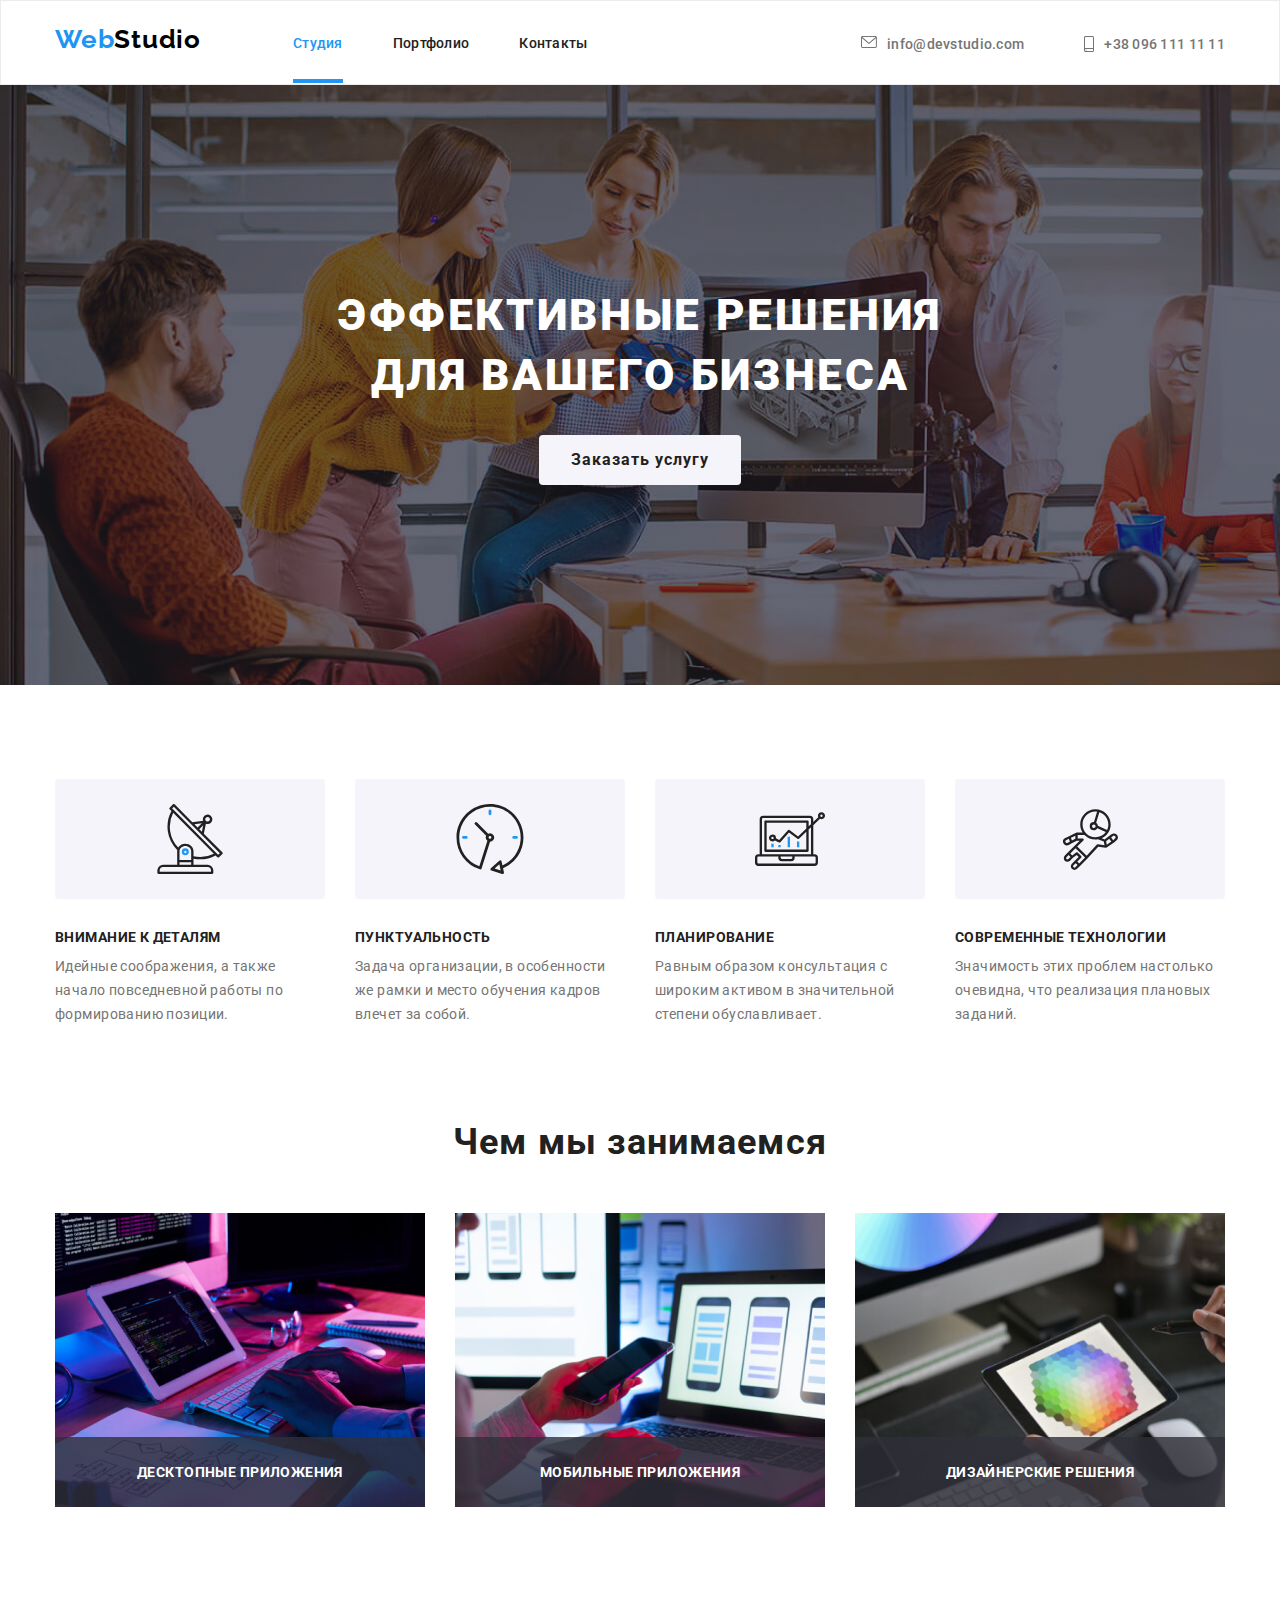
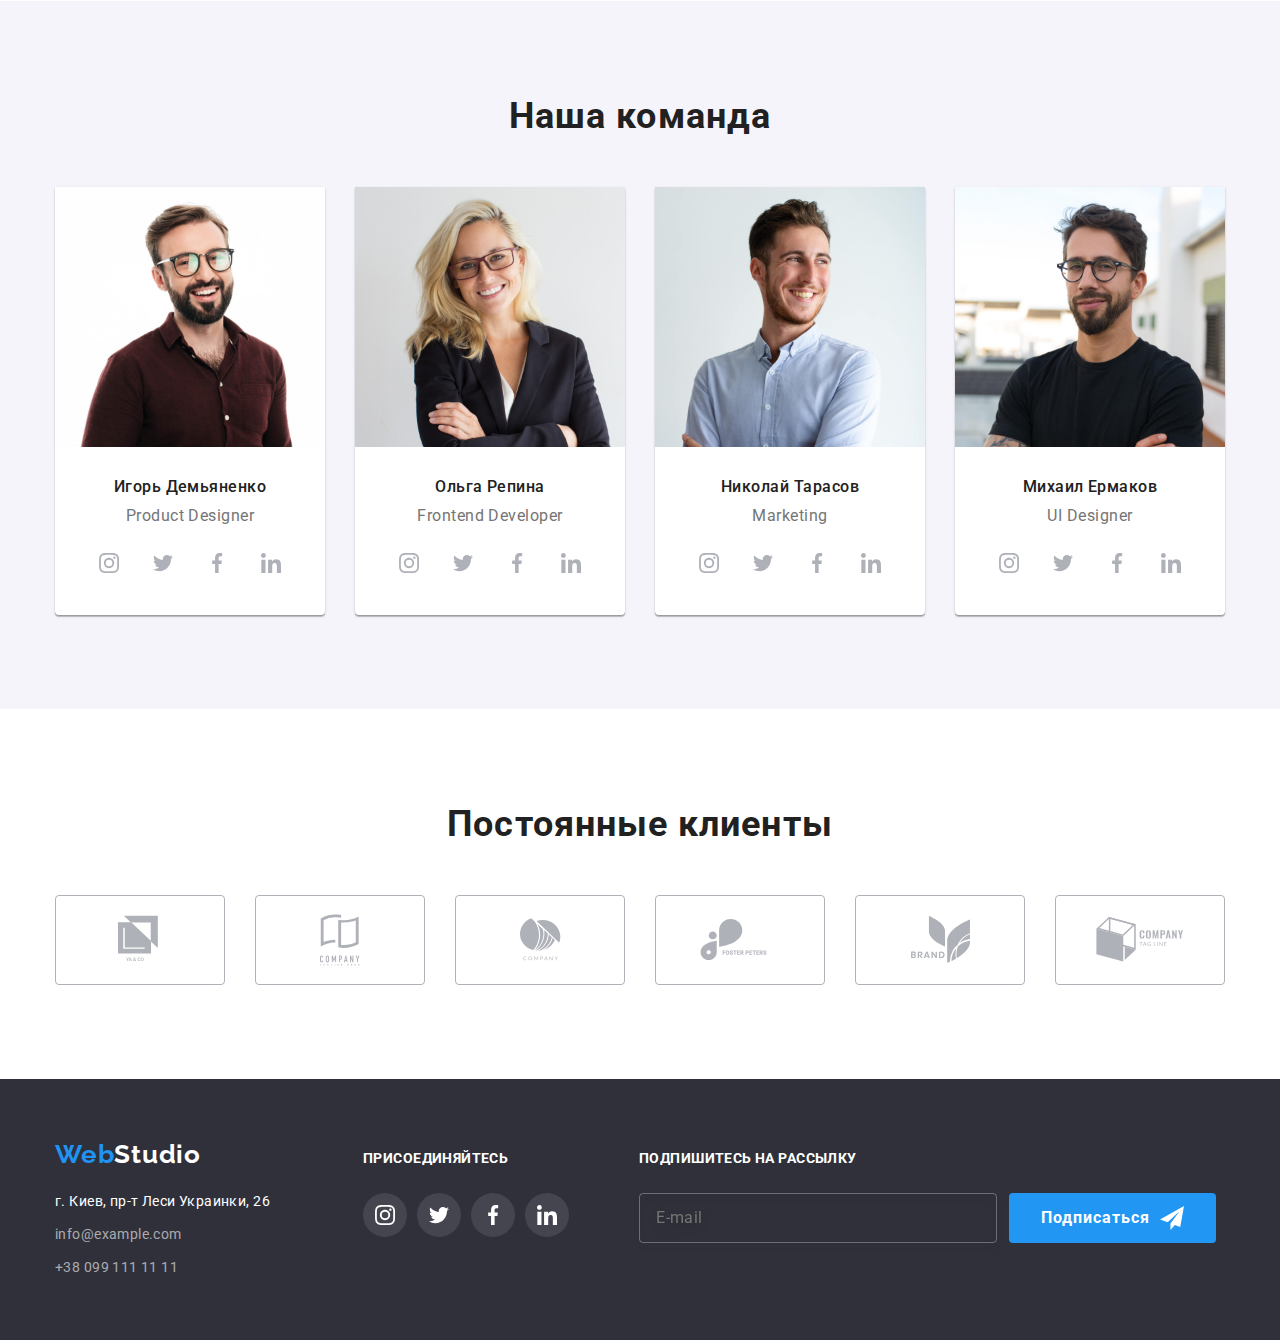
<file: index.html>
<!DOCTYPE html>
<html lang="ru">
  <head>
    <meta charset="UTF-8" />
    <meta name="viewport" content="width=device-width, initial-scale=1.0" />
    <title>Студия</title>
    <link
      rel="stylesheet"
      href="https://cdnjs.cloudflare.com/ajax/libs/modern-normalize/1.0.0/modern-normalize.css"
    />
    <!--<link rel="stylesheet" href="./css/styles.css" />-->
    <link rel="stylesheet" href="./css/main.min.css">
    <link rel="stylesheet" href="./css/portfolio.min.css">
    <link
      href="https://fonts.googleapis.com/css2?family=Raleway:wght@700&family=Roboto:wght@400;500;700;900&display=swap"
      rel="stylesheet"
    />
  </head>
  <body>
    <!--Heared of page with navigation-->
    <!--<div class="overal-container">-->
    <header class="header header-subfeature">
      <div class="overal-container">
        <!--<div class="header-container"> -->
        <div class="aligning">
          <nav class="navigation">
            <a class="logo link" href="./index.html" aria-label="Логотип веб-студии">
              <span lang="en" class="logo-dark"><span class="logo-web">Web</span>Studio</span>
            </a>
    
            <ul class="navigation-list list">
              <li class="navigation-list-element studio">
                <a class="navigation-list-link link active-page-link" href="./index.html">Студия</a>
              </li>
              <li class="navigation-list-element">
                <a class="navigation-list-link link" href="./portfolio.html">Портфолио</a>
              </li>
              <li class="navigation-list-element">
                <a class="navigation-list-link link" href="">Контакты</a>
              </li>
            </ul>
          </nav>
          <address class="address">
            <ul class="address-list list">
              <li class="address-list-element">                
                <a class="address-list-link link" href="mailto:info@devstudio.com">
                  <svg class="adresses-env-svg">
                    <use href="./images/sprite.svg#icon-envelope"></use>
                  </svg>
                  <span class="address-link-data">info@devstudio.com</span>
                </a>
              </li>
              <li class="address-list-element">               
                <a class="address-list-link link" href="tel:+380961111111">
                  <svg class="adresses-phone-svg">
                    <use href="./images/sprite.svg#icon-smartphone"></use>
                  </svg>
                  <span class="address-link-data">+38 096 111 11 11</span>
                </a>
              </li>
            </ul>
          </address>
          <!-- </div>-->
        </div>
      </div>
    </header>
    <!--Main content of page-->
    <main>
      <!--Hero section-->
      <section class="hero">
        <div class="overal-container">
          <div class="hero-section">
            <h1 class="hero-section-header">
              Эффективные решения для вашего бизнеса
            </h1>
            <button class="hero-button" type="button" data-modal-open>Заказать услугу</button>
          </div>
        </div>
      </section>
      <!--Advantages section-->
      <section class="advantages-section">
        <div class="overal-container">
          <h2 class="visually-hidden">Наши преимущества</h2>
          <ul class="advantages-list list">
            <li class="advantages-list-element">
              <h3 class="advantages-list-header">Внимание к деталям</h3>
              <p class="advantages-list-description">
                Идейные соображения, а также начало повседневной работы по
                формированию позиции.
              </p>
            </li>
            <li class="advantages-list-element">
              <h3 class="advantages-list-header">Пунктуальность</h3>
              <p class="advantages-list-description">
                Задача организации, в особенности же рамки и место обучения
                кадров влечет за собой.
              </p>
            </li>
            <li class="advantages-list-element">
              <h3 class="advantages-list-header">Планирование</h3>
              <p class="advantages-list-description">
                Равным образом консультация с широким активом в значительной
                степени обуславливает.
              </p>
            </li>
            <li class="advantages-list-element">
              <h3 class="advantages-list-header">Современные технологии</h3>
              <p class="advantages-list-description">
                Значимость этих проблем настолько очевидна, что реализация
                плановых заданий.
              </p>
            </li>
          </ul>
        </div>
      </section>
      <!--List of services section-->
      <section class="services-section">
        <div class="overal-container">
          <!-- <div class="services-container">-->
          <h2 class="services-header">Чем мы занимаемся</h2>
          <ul class="services-list list">
            <li class="services-list-element">
              <img
                class="services-list-img"
                src="./images/box1.jpg"
                alt="пишем код"
                width="370"
                height="294"
              />

              <div class="services-label">
                <div class="services-label-text">Десктопные приложения</div>
              </div>

            </li>
            <li class="services-list-element">
              <img
                class="services-list-img"
                src="./images/box2.jpg"
                alt="адаптиуем под различные устройства"
                width="370"
                height="294"
              />

              <div class="services-label">
                <div class="services-label-text">Мобильные приложения</div>
              </div>
            </li>
            <li class="services-list-element">
              <img
                class="services-list-img"
                src="./images/box3.jpg"
                alt="кастомизируем продукт под ваши нужды"
                width="370"
                height="294"
              />
              <div class="services-label">
                <div class="services-label-text">Дизайнерские решения</div>
              </div>
            </li>
          </ul>
          <!-- </div> -->
        </div>
      </section>
      <!--Our team-->
      <section class="team-section">
        <div class="overal-container">
          <!-- <div class="team-container">-->
          <h2 class="team-header">Наша команда</h2>
          <ul class="team-list list">
            <li class="team-list-element">
              <img
                class="team-list-img"
                src="./images/igor.jpg"
                alt="Игорь Демьяненко"
                width="270"
                height="260"
              />
              <div class="team-card-info">
                <h3 class="team-list-header">Игорь Демьяненко</h3>
                <p lang="en" class="team-list-profession">Product Designer</p>
                <ul class="team-social-links list">
                  <li class="social-link-element">
                    <a class="social-link" href="">
                      <svg class="social-link-svg">
                        <use href="./images/sprite.svg#icon-instagram"></use>
                      </svg>
                    </a>
                  </li>
                  <li class="social-link-element">
                    <a class="social-link" href="">
                      <svg class="social-link-svg">
                        <use href="./images/sprite.svg#icon-twitter"></use>
                      </svg>
                    </a>
                  </li>
                  <li class="social-link-element">
                    <a class="social-link" href="">
                      <svg class="social-link-svg">
                        <use href="./images/sprite.svg#icon-facebook"></use>
                      </svg>
                    </a>
                  </li>
                  <li class="social-link-element">
                    <a class="social-link" href="">
                      <svg class="social-link-svg">
                        <use href="./images/sprite.svg#icon-linkedin"></use>
                      </svg>
                    </a>
                  </li>
                </ul>
              </div>
            </li>
            <li class="team-list-element">
              <img
                class="team-list-img"
                src="./images/olga.jpg"
                alt="Ольга Репина"
                width="270"
                height="260"
              />
              <div class="team-card-info">
                <h3 class="team-list-header">Ольга Репина</h3>
                <p lang="en" class="team-list-profession">Frontend Developer</p>
                <ul class="team-social-links list">
                  <li class="social-link-element">
                    <a class="social-link" href="">
                      <svg class="social-link-svg">
                        <use href="./images/sprite.svg#icon-instagram"></use>
                      </svg>
                    </a>
                  </li>
                  <li class="social-link-element">
                    <a class="social-link" href="">
                      <svg class="social-link-svg">
                        <use href="./images/sprite.svg#icon-twitter"></use>
                      </svg>
                    </a>
                  </li>
                  <li class="social-link-element">
                    <a class="social-link" href="">
                      <svg class="social-link-svg">
                        <use href="./images/sprite.svg#icon-facebook"></use>
                      </svg>
                    </a>
                  </li>
                  <li class="social-link-element">
                    <a class="social-link" href="">
                      <svg class="social-link-svg">
                        <use href="./images/sprite.svg#icon-linkedin"></use>
                      </svg>
                    </a>
                  </li>
                </ul>
              </div>
            </li>
            <li class="team-list-element">
              <img
                class="team-list-img"
                src="./images/nickolay.jpg"
                alt="Николай Тарасов"
                width="270"
                height="260"
              />
              <div class="team-card-info">
                <h3 class="team-list-header">Николай Тарасов</h3>
                <p lang="en" class="team-list-profession">Marketing</p>
                <ul class="team-social-links list">
                  <li class="social-link-element">
                    <a class="social-link" href="">
                      <svg class="social-link-svg">
                        <use href="./images/sprite.svg#icon-instagram"></use>
                      </svg>
                    </a>
                  </li>
                  <li class="social-link-element">
                    <a class="social-link" href="">
                      <svg class="social-link-svg">
                        <use href="./images/sprite.svg#icon-twitter"></use>
                      </svg>
                    </a>
                  </li>
                  <li class="social-link-element">
                    <a class="social-link" href="">
                      <svg class="social-link-svg">
                        <use href="./images/sprite.svg#icon-facebook"></use>
                      </svg>
                    </a>
                  </li>
                  <li class="social-link-element">
                    <a class="social-link" href="">
                      <svg class="social-link-svg">
                        <use href="./images/sprite.svg#icon-linkedin"></use>
                      </svg>
                    </a>
                  </li>
                </ul>
              </div>
            </li>
            <li class="team-list-element">
              <img
                class="team-list-img"
                src="./images/michail.jpg"
                alt="Михаил Ермаков"
                width="270"
                height="260"
              />
              <div class="team-card-info">
                <h3 class="team-list-header">Михаил Ермаков</h3>
                <p lang="en" class="team-list-profession">UI Designer</p>
                <ul class="team-social-links list">
                  <li class="social-link-element">
                    <a class="social-link" href="">
                      <svg class="social-link-svg">
                        <use href="./images/sprite.svg#icon-instagram"></use>
                      </svg>
                    </a>
                  </li>
                  <li class="social-link-element">
                    <a class="social-link" href="">
                      <svg class="social-link-svg">
                        <use href="./images/sprite.svg#icon-twitter"></use>
                      </svg>
                    </a>
                  </li>
                  <li class="social-link-element">
                    <a class="social-link" href="">
                      <svg class="social-link-svg">
                        <use href="./images/sprite.svg#icon-facebook"></use>
                      </svg>
                    </a>
                  </li>
                  <li class="social-link-element">
                    <a class="social-link" href="">
                      <svg class="social-link-svg">
                        <use href="./images/sprite.svg#icon-linkedin"></use>
                      </svg>
                    </a>
                  </li>
                </ul>
              </div>
            </li>
          </ul>
          <!-- </div>-->
        </div>
      </section>

      <!--Our customers-->
      <section class="customers-section">
        <div class="overal-container">
          <h2 class="team-header">Постоянные клиенты</h2>
          <ul class="customers-list list">
            <li class="customers-list-element">
              <a class="customer-link" href="">
                <svg class="social-class-svg customer-link-size1">
                  <use href="./images/sprite.svg#icon-logo1"></use>
                </svg>
              </a>
            </li>
            <li class="customers-list-element">
              <a class="customer-link" href="">
                <svg class="social-class-svg customer-link-size2">
                  <use href="./images/sprite.svg#icon-logo2"></use>
                </svg>
              </a>
            </li>
            <li class="customers-list-element">
              <a class="customer-link" href="">
                <svg class="social-class-svg customer-link-size3">
                  <use href="./images/sprite.svg#icon-logo3"></use>
                </svg>
              </a>
            </li>
            <li class="customers-list-element">
              <a class="customer-link" href="">
                <svg class="social-class-svg customer-link-size4">
                  <use href="./images/sprite.svg#icon-logo4"></use>
                </svg>
              </a>
            </li>
            <li class="customers-list-element">
              <a class="customer-link" href="">
                <svg class="social-class-svg customer-link-size5">
                  <use href="./images/sprite.svg#icon-logo5"></use>
                </svg>
              </a>
            </li>
            <li class="customers-list-element">
              <a class="customer-link" href="">
                <svg class="social-class-svg customer-link-size6">
                  <use href="./images/sprite.svg#icon-logo6"></use>
                </svg>
              </a>
            </li>
          </ul>
        </div>
      </section>
    </main>
    <!--Footer of page-->
    <!--Footer of page-->
    <footer class="footer">
      <div class="overal-container">
        <div class="footer-container">
          <div class="footer-adresses-column">
            <a
              class="logo link"
              href="./index.html"
              aria-label="Логотип веб-студии"
            >
              <span lang="en" class="logo-light"
                ><span class="logo-web">Web</span>Studio</span
              >
            </a>
            <address class="footer-address">
              <ul class="footer-address-list list">
                <li class="footer-address-element">
                  <a
                    class="footer-address-link footer-address-geo link"
                    href="https://goo.gl/maps/MEUAZSnsSESrG9sy9"
                    target="_blank"
                    >г. Киев, пр-т Леси Украинки, 26</a
                  >
                </li>
                <li class="footer-address-element">
                  <a
                    class="footer-address-link footer-address-nogeo link"
                    href="mailto:info@example.com"
                  >
                    info@example.com
                  </a>
                </li>
                <li class="footer-address-element">
                  <a
                    class="footer-address-link footer-address-nogeo link"
                    href="tel:+380991111111"
                  >
                    +38 099 111 11 11
                  </a>
                </li>
              </ul>
            </address>
          </div>
          <div class="footer-social-container">
            <h3 class="footer-social-header">ПРИСОЕДИНЯЙТЕСЬ</h3>
            <ul class="footer-social-list">
              <li class="footer-social-element">
                <a class="footer-social-link" href="">
                  <svg class="footer-social-svg">
                    <use href="./images/sprite.svg#icon-instagram"></use>
                  </svg>
                </a>
              </li>
              <li class="footer-social-element">
                <a class="footer-social-link" href="">
                  <svg class="footer-social-svg">
                    <use href="./images/sprite.svg#icon-twitter"></use>
                  </svg>
                </a>
              </li>
              <li class="footer-social-element">
                <a class="footer-social-link" href="">
                  <svg class="footer-social-svg">
                    <use href="./images/sprite.svg#icon-facebook"></use>
                  </svg>
                </a>
              </li>
              <li class="footer-social-element">
                <a class="footer-social-link" href="">
                  <svg class="footer-social-svg">
                    <use href="./images/sprite.svg#icon-linkedin"></use>
                  </svg>
                </a>
              </li>
            </ul>
          </div>
          <div class="footer-social-container">
            <h3 class="footer-social-header">Подпишитесь на рассылку</h3>
            <form action="#" class="footer-form">
              <input type="email" name="footer-user-email" placeholder="E-mail"
                class="footer-form-input">
              <button type="submit" class="footer-form-btn">
                <span>Подписаться</span>
                <svg class="footer-button-svg">
                  <use href="./images/sprite.svg#icon-icon-send"></use>
                </svg>
              </button>
            </form>
          </div>
        </div>
      </div>
    </footer>

    <div class="back-drop is-hidden" data-modal>
      <div class="modal-window">
        <button class="close-button" type="button" data-modal-close>
          <svg class="modal-close-svg">
            <use href="./images/sprite.svg#icon-close"></use>
          </svg>
        </button>
        <form action="#" class="modal-form">

          <div class="modal-header">Оставьте свои данные, мы вам перезвоним</div>
        
          <label class="modal-form-field">
            <span class="modal-labels-text">Имя</span>
            <span class="modal-form-field-wrapper">
              <input type="text" name="user-name" class="modal-form-input" >
              <svg width="18" height="18" class="modal-form-svg-icon">
                <use href="./images/sprite.svg#icon-person"></use>
              </svg>
            </span>
          </label>

          <label class="modal-form-field">
            <span class="modal-labels-text">Телефон</span>
            <span class="modal-form-field-wrapper">
              <input type="tel" name="user-phone" class="modal-form-input" pattern="[0-9]{3}-[0-9]{3}-[0-9]{2}-[0-9]{2}">
              <svg width="18" height="18" class="modal-form-svg-icon">
                <use href="./images/sprite.svg#icon-phone-modal"></use>
              </svg>
            </span>
          </label>

          <label class="modal-form-field">
            <span class="modal-labels-text">Почта</span>
            <span class="modal-form-field-wrapper">
              <input type="email" name="user-email" class="modal-form-input" >
              <svg width="18" height="18" class="modal-form-svg-icon">
                <use href="./images/sprite.svg#icon-email-modal"></use>
              </svg>
            </span>
          </label>
        
          <label class="modal-form-field textarea">
            <span class="modal-labels-text">Комментарий</span>
          <textarea name="user-message" placeholder="Введите текст" class="modal-form-message"></textarea>
            </label>

          <input type="checkbox" name="user-policy" value="accept-policy" id="check-policy"
            class="modal-form-policy visually-hidden">
          <label for="check-policy" class="modal-form-policy-label">
            <span class="modal-checkbox-text">Соглашаюсь с рассылкой и принимаю 
              <a href="#">Условия договора</a></span>
          </label>

          <button type="submit" class="modal-form-btn">Отправить</button>
        </form>
      </div>
    </div>
    <!--</div>-->
    <script src="./js/modal.js"></script>
  </body>
</html>
</file>
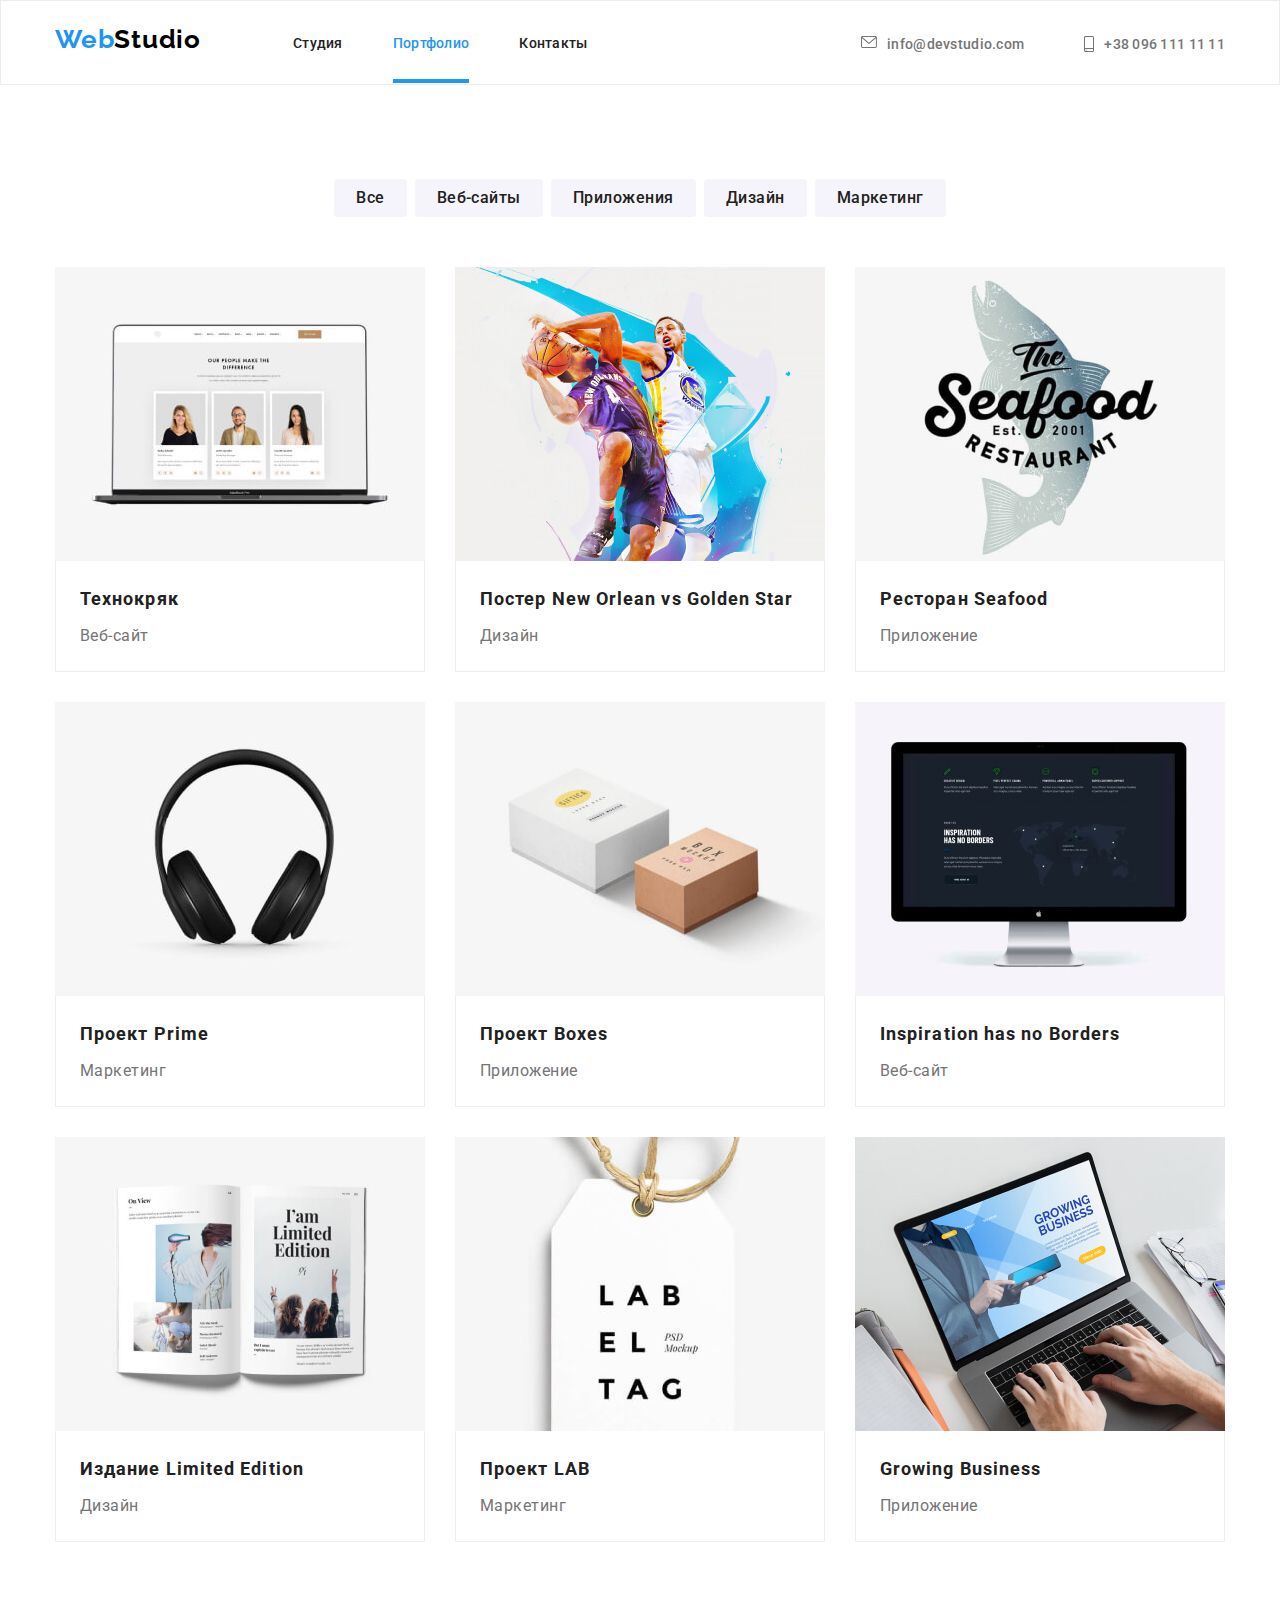
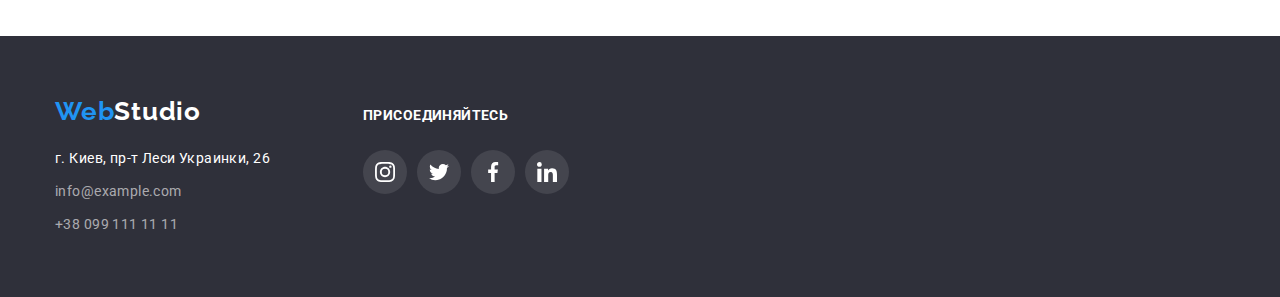
<file: portfolio.html>
<!DOCTYPE html>
<html lang="ru">
  <head>
    <meta charset="UTF-8" />
    <meta name="viewport" content="width=device-width, initial-scale=1.0" />
    <title>Портфолио</title>
    <link 
    rel="stylesheet" 
    href="https://cdnjs.cloudflare.com/ajax/libs/modern-normalize/1.0.0/modern-normalize.css" 
    />
    <link rel="stylesheet" href="./css/styles.css"/>
    <link 
        href="https://fonts.googleapis.com/css2?family=Raleway:wght@700&family=Roboto:wght@400;500;700;900&display=swap"
        rel="stylesheet"
    />
  </head>
    <!--Heared of page with navigation-->
    <header class="header header-subfeature">
        <div class="overal-container">
            <!--<div class="header-container"> -->
         <div class="aligning">
            <nav class="navigation">
                <a class="logo link" href="./index.html" aria-label="Логотип веб-студии">
                    <span lang="en" class="logo-dark"><span class="logo-web">Web</span>Studio</span>
                </a>
    
                <ul class="navigation-list list">
                    <li class="navigation-list-element">
                        <a class="navigation-list-link link" href="./index.html">Студия</a>
                    </li>
                    <li class="navigation-list-element portfolio">
                        <a class="navigation-list-link link active-page-link" href="./portfolio.html">Портфолио</a>
                    </li>
                    <li class="navigation-list-element">
                        <a class="navigation-list-link link" href="">Контакты</a>
                    </li>
                </ul>
            </nav>
            <address class="address">
                <ul class="address-list list">
                    <li class="address-list-element">
                        <a class="address-list-link link" href="mailto:info@devstudio.com">
                            <svg class="adresses-env-svg">
                                <use href="./images/sprite.svg#icon-envelope"></use>
                            </svg>
                            <span class="address-link-data">info@devstudio.com</span>
                        </a>
                    </li>
                    <li class="address-list-element">
                        <a class="address-list-link link" href="tel:+380961111111">
                            <svg class="adresses-phone-svg">
                                <use href="./images/sprite.svg#icon-smartphone"></use>
                            </svg>
                            <span class="address-link-data">+38 096 111 11 11</span>
                        </a>
                    </li>
                </ul>
            </address>
            <!-- </div>-->
            </div>
        </div>
    </header>
    <!--Main content of page-->
    <main>
     <!--List of buttons-->
     <section class="projects-section">
         <div class="overal-container">
            <!-- <div class="projects-container">-->
     <h1 hidden>Портфолио</h1>
     <ul class="project-buttons-list list">
         <li class="project-button-element">
             <button class="project-button" type="button">Все</button>
        </li>
         <li class="project-button-element">
             <button class="project-button" type="button">Веб-сайты</button>
        </li>
         <li class="project-button-element">
             <button class="project-button" type="button">Приложения</button>
        </li>
         <li class="project-button-element">
             <button class="project-button" type="button">Дизайн</button>
        </li>
         <li class="project-button-element">
             <button class="project-button" type="button">Маркетинг</button>
        </li>
     </ul>

     <ul class="projects-list list">
        <li class="projects-list-element">
            <a href="" class="project-list-link link">
             <div class="project-picture-container">
             <img class="projects-list-img" src="./images/project1.jpg" alt="Технокряк" width="370" height="294">
            
            <div class="project-element-overlay">
                <div class="project-overlay-text">Технокряк это современная площадка распространения коронавируса. Компании используют эту платформу для цифрового
                шпионажа и атак на защищённые сервера конкурентов.</div>
            </div>
            </div>
            <div class="project-card-text"><h2 class="projects-list-header">Технокряк</h2>
            <p class="projects-list-description">Веб-сайт</p></div></a>

        </li>
         <li class="projects-list-element">
             <a href="" class="project-list-link link">
            <div class="project-picture-container">
            <img class="projects-list-img" src="./images/project2.jpg" alt="Постер New Orlean vs Golden Star" width="370" height="294">
        
            <div class="project-element-overlay">
                <div class="project-overlay-text">Технокряк это современная площадка распространения коронавируса. Компании
                    используют эту платформу для цифрового
                    шпионажа и атак на защищённые сервера конкурентов.</div>
            </div>
        </div>
            <div class="project-card-text"><h2 class="projects-list-header">Постер <span lang="en">New Orlean vs Golden Star</span></h2>
            <p class="projects-list-description">Дизайн</p></div></a>
        </li>
         <li class="projects-list-element">
             <a href="" class="project-list-link link">
            <div class="project-picture-container">
            <img class="projects-list-img" src="./images/project3.jpg" alt="Ресторан Seafood" width="370" height="294">
            
        <div class="project-element-overlay">
            <div class="project-overlay-text">Технокряк это современная площадка распространения коронавируса. Компании
                используют эту платформу для цифрового
                шпионажа и атак на защищённые сервера конкурентов.</div>
        </div>
        </div>
            <div class="project-card-text"><h2 class="projects-list-header">Ресторан <span lang="en">Seafood</span></h2>
            <p class="projects-list-description">Приложение</p></div></a>
        </li>
         <li class="projects-list-element">
             <a href="" class="project-list-link link">
            <div class="project-picture-container">
            <img class="projects-list-img" src="./images/project4.jpg" alt="Проект Prime" width="370" height="294">
            <div class="project-element-overlay">
                <div class="project-overlay-text">Технокряк это современная площадка распространения коронавируса. Компании
                    используют эту платформу для цифрового
                    шпионажа и атак на защищённые сервера конкурентов.</div>
            </div>
        
        </div>
            <div class="project-card-text"><h2 class="projects-list-header">Проект <span lang="en">Prime</span></h2>
            <p class="projects-list-description">Маркетинг</p></div></a>
        </li>
        <li class="projects-list-element">
            <a href="" class="project-list-link link">
            <div class="project-picture-container">
            <img class="projects-list-img" src="./images/project5.jpg" alt="Проект Boxes" width="370" height="294">
            <div class="project-element-overlay">
                <div class="project-overlay-text">Технокряк это современная площадка распространения коронавируса. Компании
                    используют эту платформу для цифрового
                    шпионажа и атак на защищённые сервера конкурентов.</div>
            </div>
        
        </div>
            <div class="project-card-text"><h2 class="projects-list-header">Проект <span lang="en">Boxes</span></h2>
            <p class="projects-list-description">Приложение</p></div></a>
        </li>
        <li class="projects-list-element">
            <a href="" class="project-list-link link">
            <div class="project-picture-container">
            <img class="projects-list-img" src="./images/project6.jpg" alt="Inspiration has no Borders" width="370" height="294">
            <div class="project-element-overlay">
                <div class="project-overlay-text">Технокряк это современная площадка распространения коронавируса. Компании
                    используют эту платформу для цифрового
                    шпионажа и атак на защищённые сервера конкурентов.</div>
            </div>
        
        </div>
            <div class="project-card-text"><h2 class="projects-list-header" lang="en">Inspiration has no Borders</h2>
            <p class="projects-list-description">Веб-сайт</p></div></a>
        </li>
         <li class="projects-list-element">
             <a href="" class="project-list-link link">
                <div class="project-picture-container">
            <img class="projects-list-img" src="./images/project7.jpg" alt="Издание Limited Edition" width="370" height="294">
            <div class="project-element-overlay">
                <div class="project-overlay-text">Технокряк это современная площадка распространения коронавируса. Компании
                    используют эту платформу для цифрового
                    шпионажа и атак на защищённые сервера конкурентов.</div>
            </div>
        </div>
            <div class="project-card-text"><h2 class="projects-list-header">Издание <span lang="en">Limited Edition</span></h2>
            <p class="projects-list-description">Дизайн</p></div></a>
        </li>
        <li class="projects-list-element">
            <a href="" class="project-list-link link">
            <div class="project-picture-container">
            <img class="projects-list-img" src="./images/project8.jpg" alt="Проект LAB" width="370" height="294">
            <div class="project-element-overlay">
                <div class="project-overlay-text">Технокряк это современная площадка распространения коронавируса. Компании
                    используют эту платформу для цифрового
                    шпионажа и атак на защищённые сервера конкурентов.</div>
            </div>
        </div>
            <div class="project-card-text"><h2 class="projects-list-header">Проект <span lang="en">LAB</span></h2>
            <p class="projects-list-description">Маркетинг</p></div></a>
        </li>
        <li class="projects-list-element">
            <a href="" class="project-list-link link">
            <div class="project-picture-container">
            <img class="projects-list-img" src="./images/project9.jpg" alt="Growing Business" width="370" height="294">
            <div class="project-element-overlay">
                <div class="project-overlay-text">Технокряк это современная площадка распространения коронавируса. Компании
                    используют эту платформу для цифрового
                    шпионажа и атак на защищённые сервера конкурентов.</div>
            </div>
        </div>
            <div class="project-card-text"><h2 class="projects-list-header" lang="en">Growing Business</h2>
            <p class="projects-list-description">Приложение</p></div></a>
        </li>
     </ul>
     <!--</div>-->
    </div>
    </section>
    </main>
    <!--Footer of page-->
    <footer class="footer">
        <div class="overal-container">
            <div class="footer-container">
                <div class="footer-adresses-column">
                    <a class="logo link" href="./index.html" aria-label="Логотип веб-студии">
                        <span lang="en" class="logo-light"><span class="logo-web">Web</span>Studio</span>
                    </a>
                    <address class="footer-address">
                        <ul class="footer-address-list list">
                            <li class="footer-address-element">
                                <a class="footer-address-link footer-address-geo link"
                                    href="https://goo.gl/maps/MEUAZSnsSESrG9sy9" target="_blank">г. Киев, пр-т Леси
                                    Украинки, 26</a>
                            </li>
                            <li class="footer-address-element">
                                <a class="footer-address-link footer-address-nogeo link" href="mailto:info@example.com">
                                    info@example.com
                                </a>
                            </li>
                            <li class="footer-address-element">
                                <a class="footer-address-link footer-address-nogeo link" href="tel:+380991111111">
                                    +38 099 111 11 11
                                </a>
                            </li>
                        </ul>
                    </address>
                </div>
                <div class="footer-social-container">
                    <h3 class="footer-social-header">ПРИСОЕДИНЯЙТЕСЬ</h3>
                    <ul class="footer-social-list">
                        <li class="footer-social-element">
                            <a class="footer-social-link" href="">
                                <svg class="footer-social-svg">
                                    <use href="./images/sprite.svg#icon-instagram"></use>
                                </svg>
                            </a>
                        </li>
                        <li class="footer-social-element">
                            <a class="footer-social-link" href="">
                                <svg class="footer-social-svg">
                                    <use href="./images/sprite.svg#icon-twitter"></use>
                                </svg>
                            </a>
                        </li>
                        <li class="footer-social-element">
                            <a class="footer-social-link" href="">
                                <svg class="footer-social-svg">
                                    <use href="./images/sprite.svg#icon-facebook"></use>
                                </svg>
                            </a>
                        </li>
                        <li class="footer-social-element">
                            <a class="footer-social-link" href="">
                                <svg class="footer-social-svg">
                                    <use href="./images/sprite.svg#icon-linkedin"></use>
                                </svg>
                            </a>
                        </li>
                    </ul>
                </div>
            </div>
        </div>
    </footer>
  </body>
</html>
</file>
<file: css/styles.css>
/*------------------- General styles -------------------*/
*,
*::before,
*::after {
  margin: 0;
  padding: 0;
}

:root {
  --accent-color: #2196f3;
  --button-text-accent: #ffffff;
  --hero-header-color: #ffffff;
  --button-text-color: #212121;
  --header-text-color: #212121;
  --address-text-color: #757575;
  --h3-text-color: #212121;
  --h2-text-color: #212121;
  --descriptions-text: #757575;
  --footer-geo-xt-color: #ffffff;
  --footer-nogeo-text-color: rgba(255, 255, 255, 0.6);
  --logo-main-text-color: #000000;
  --logo-first-part-text-color: hsl(207, 90%, 54%);
  --dark-page-parts-color: #2f303a;
  --logo-light-color: #ffffff;
  --logo-dark-color: #000000;
  --button-color: #f5f4fa;
  --projects-border-color: #eeeeee;
  --header-subfeature-color: #ececec;
  --advantages-background-color: #f5f4fa;
  --hero-gradient-color: rgba(47, 48, 58, 0.4);
  --customers-border-color: #afb1b8;
  --footer-social-bg-color: rgba(255, 255, 255, 0.1);
  --env_phone_icon_color: #757575;
  --social-links-accent-color: #ffffff;
  --social-links-general-color: #afb1b8;
  --customers-link-default-color: #afb1b8;
  --services-label-color: #ffffff;
  --services-label-background-color: rgba(47, 48, 58, 0.8);
  --project-element-overlay-color: rgba(33, 150, 243, 0.9);
  --close-button-border-color: rgba(0, 0, 0, 0.1);
  --modal-back-color: #ffffff;
  --back-drop-back-color: rgba(0, 0, 0, 0.5);
  --footer-form-input-color: rgba(255, 255, 255, 0.6);
  --foter-input-border-color: rgba(255, 255, 255, 0.3);
  --modal-button-accent-color: #188ce8;
  --modal-texts-color: #757575;
  --modal-form-policy-label-bclr: #212121;
  --modal-form-message-color: rgba(117, 117, 117, 0.5);
  --modal-form-message-bcl: rgba(33, 33, 33, 0.2);
}

body {
  font-family: "Roboto", sans-serif;
  font-style: normal;
  /* backgroup-color is grey to make everything visible for now*/
  /*background-color: #a19f9f;*/
}

.link {
  text-decoration: none;
}

.list {
  list-style: none;
}

.address {
  font-style: normal;
}

.overal-container {
  margin: 0 auto;
  width: 1200px;
  padding: 0 15px;
}

img {
  display: block;
}

.logo-light {
  color: var(--logo-light-color);
}

.logo-dark {
  color: var(--logo-dark-color);
}

/*--------------- End General styles -------------------*/
/*-------------------- Header styles -------------------*/

.header {
  padding-top: 23px;
}

.header .overal-container {
  display: flex;
  align-items: center;
}

.aligning {
  display: flex;
  align-items: baseline;
  width: 100%;
}

.header .address {
  margin-left: auto;
}

.navigation {
  display: flex;
  align-items: baseline;
}

.navigation-list {
  display: flex;
}

.navigation-list-element:not(:last-child) {
  margin-right: 50px;
}

.address-list {
  display: flex;
}

.logo {
  font-family: Raleway;
  font-style: normal;
  font-weight: 700;
  font-size: 26px;
  line-height: 1.192;
  letter-spacing: 0.03em;
  color: var(--logo-main-text-color);
  margin-right: 92px;
}

.logo-web {
  color: var(--logo-first-part-text-color);
}

.navigation-list-link {
  font-weight: 500;
  font-size: 14px;
  line-height: 1.143;
  letter-spacing: 0.02em;
  color: var(--header-text-color);
  display: flex;
  flex-direction: column;
  transition: color 250ms cubic-bezier(0.4, 0, 0.2, 1);
}

.portfolio .navigation-list-link:after,
.studio .navigation-list-link:after {
  content: "";
  width: 100%;
  height: 4px;
  background-color: var(--accent-color);
  margin-top: 28px;
}

.address {
  display: flex;
  height: 48px;
  align-items: flex-start;
  margin-left: 305px;
}

.address-list-link {
  display: flex;
  font-weight: 500;
  font-size: 14px;
  line-height: 1.143;
  letter-spacing: 0.02em;
  color: var(--address-text-color);
  margin-left: 10px;
  transition: color 250ms cubic-bezier(0.4, 0, 0.2, 1);
}

.address-list-element {
  display: flex;
  align-items: center;
}

.adresses-env-svg {
  fill: var(--env_phone_icon_color);
  width: 16px;
  height: 12px;
  transition: fill 250ms cubic-bezier(0.4, 0, 0.2, 1);
}

.adresses-phone-svg {
  fill: var(--env_phone_icon_color);
  width: 10px;
  height: 16px;
  transition: fill 250ms cubic-bezier(0.4, 0, 0.2, 1);
}

.address-list-element:not(:last-child) {
  margin-right: 50px;
}

.navigation-list-link:hover,
.navigation-list-link:focus,
.address-list-element:hover .address-list-link,
.address-list-link:focus,
.active-page-link {
  color: var(--accent-color);
  transition: color 250ms cubic-bezier(0.4, 0, 0.2, 1);
}

/*do not work. Why?*/
.address-list-element:hover .adresses-env-svg,
.address-list-link:focus .adresses-env-svg,
.address-list-element:hover .adresses-phone-svg,
.address-list-link:focus .adresses-phone-svg {
  fill: var(--accent-color);
  transition: fill 250ms cubic-bezier(0.4, 0, 0.2, 1);
}

.header-subfeature {
  border: 1px solid var(--header-subfeature-color);
}

.address-link-data {
  margin-left: 10px;
}

/*----------------- End Header styles ------------------*/
/*------------------- Footer styles --------------------*/

.footer-address {
  margin-top: 20px;
}

.footer-address-link {
  font-weight: normal;
  font-style: normal;
  font-size: 14px;
  line-height: 1.714;
  letter-spacing: 0.03em;
}

.footer-address-geo {
  color: var(--footer-geo-xt-color);
}

.footer-address-nogeo {
  color: var(--footer-nogeo-text-color);
}

.footer-container {
  padding-top: 60px;
  padding-bottom: 60px;
}

.footer {
  background-color: var(--dark-page-parts-color);
}

.footer-container {
  display: flex;
  align-items: baseline;
}

.footer .logo {
  margin-bottom: 20px;
}

.footer-address-list {
  display: flex;
  flex-direction: column;
}

.footer-address-element:not(:last-child) {
  margin-bottom: 9px;
}

.footer-social-container {
  margin-left: 70px;
}

.footer-social-header {
  display: flex;
  flex-direction: column;
  height: 30px;
  font-weight: 700;
  font-size: 14px;
  line-height: 1.143;
  letter-spacing: 0.03em;
  text-transform: uppercase;
  color: var(--hero-header-color);
  justify-content: center;
}

.footer-social-list {
  display: flex;
  margin-top: 20px;
}

.footer-social-element {
  display: flex;
  width: 44px;
  height: 44px;
  border-radius: 50%;
  background-color: var(--footer-social-bg-color);
  align-items: center;
  justify-content: center;
}

.footer-social-element:not(:last-child) {
  margin-right: 10px;
}

.footer-social-svg {
  width: 20px;
  height: 20px;
  fill: var(--social-links-accent-color);
  transition: fill 250ms cubic-bezier(0.4, 0, 0.2, 1);
}

.footer-social-link {
  width: 44px;
  height: 44px;
  border-radius: 50%;
  display: flex;
  align-items: center;
  justify-content: center;
  transition: background-color 250ms cubic-bezier(0.4, 0, 0.2, 1);
}

.footer-social-link:focus,
.footer-social-link:hover {
  background-color: var(--accent-color);
  transition: background-color 250ms cubic-bezier(0.4, 0, 0.2, 1);
}

.footer-social-link:hover .footer-social-svg,
.footer-social-link:focus .footer-social-svg {
  fill: var(--social-links-accent-color);
  transition: fill 250ms cubic-bezier(0.4, 0, 0.2, 1);
}

.footer-form {
  margin-top: 20px;
  display: flex;
}

.footer-form-btn {
  justify-content: center;
  font-family: "Roboto", sans-serif;
  font-style: normal;
  font-weight: 700;
  font-size: 16px;
  line-height: 1.875;
  display: flex;
  align-items: center;
  text-align: center;
  letter-spacing: 0.06em;
  color: var(--button-text-accent);
  background-color: var(--accent-color);
  height: 50px;
  min-width: 200px;
  border-radius: 4px;
  border-width: 0;
  padding: 10px 32px;
  margin-left: 12px;
}

.footer-button-svg {
  width: 24px;
  height: 24px;
  fill: var(--footer-geo-xt-color);
  margin-left: 10px;
}

.footer-form-input {
  min-width: 358px;
  background-color: transparent;
  border: 1px solid var(--foter-input-border-color);
  filter: drop-shadow(0px 4px 4px rgba(0, 0, 0, 0.15));
  border-radius: 4px;
  padding-left: 16px;
  font-weight: normal;
  font-size: 16px;
  line-height: 1.25;
  letter-spacing: 0.03em;
  color: var(--footer-form-input-color);
}

/*----------------- End Footer styles ------------------*/
/*-------------------- Hero styles ---------------------*/

.hero {
  background-image: linear-gradient(
      var(--hero-gradient-color),
      var(--hero-gradient-color)
    ),
    url(../images/hero.jpg);
  background-repeat: no-repeat;
  background-size: cover;
  background-color: var(--dark-page-parts-color);
  padding-top: 200px;
  padding-bottom: 200px;
}

.hero-section {
  display: flex;
  flex-direction: column;
  align-items: center;
  padding-left: 252px;
  padding-right: 252px;
}

.hero-section-header {
  font-weight: 900;
  font-size: 44px;
  line-height: 1.364;
  text-align: center;
  letter-spacing: 0.06em;
  text-transform: uppercase;
  color: var(--hero-header-color);
}

.hero-button {
  font-family: "Roboto", sans-serif;
  font-style: normal;
  font-weight: 700;
  font-size: 16px;
  line-height: 1.875;
  display: flex;
  align-items: center;
  text-align: center;
  letter-spacing: 0.06em;
  color: var(--button-text-color);
  background-color: var(--button-color);

  height: 50px;
  min-width: 200px;
  border-radius: 4px;
  border-width: 0;

  padding: 10px 32px;
  margin-top: 30px;
  transition: background-color 250ms cubic-bezier(0.4, 0, 0.2, 1),
    color 250ms cubic-bezier(0.4, 0, 0.2, 1);
}

.hero-button:hover,
.hero-button:focus {
  color: var(--button-text-accent);
  background-color: var(--accent-color);
  transition: background-color 250ms cubic-bezier(0.4, 0, 0.2, 1),
    color 250ms cubic-bezier(0.4, 0, 0.2, 1);
}

/*------------------ End Hero styles -------------------*/
/*----------------- Advantage styles -------------------*/

.advantages-list-header {
  font-weight: 700;
  font-size: 14px;
  line-height: 1.143;
  letter-spacing: 0.03em;
  text-transform: uppercase;
  color: var(--h3-text-color);
}

.advantages-list-description {
  font-weight: 400;
  font-size: 14px;
  line-height: 1.714;
  letter-spacing: 0.03em;
  color: var(--descriptions-text);
  margin-top: 10px;
}

.advantages-section {
  padding-top: 94px;
}

.advantages-list {
  display: flex;
  /*padding-top: 94px;*/
}

.advantages-list-element:not(:last-child) {
  margin-right: 30px;
}

.advantages-list-element {
  min-width: 270px;
  min-height: 100px;
}

.advantages-list-element::before {
  display: flex;
  height: 120px;
  content: "";
  background-repeat: no-repeat;
  background-position: center;
  background-color: var(--advantages-background-color);
  border-radius: 4px;
  margin-bottom: 30px;
}

.advantages-list-element:nth-child(1)::before {
  background-image: url(../images/antenne.svg);
}

.advantages-list-element:nth-child(2)::before {
  background-image: url(../images/clock.svg);
}

.advantages-list-element:nth-child(3)::before {
  background-image: url(../images/diagram.svg);
}

.advantages-list-element:nth-child(4)::before {
  background-image: url(../images/cosmonaut.svg);
}

/*---------------- End Advantage styles ----------------*/
/*------------------ Services styles -------------------*/

.services-section {
  padding-top: 94px;
  padding-bottom: 94px;
}

.services-header {
  font-weight: 700;
  font-size: 36px;
  line-height: 1.167;
  text-align: center;
  letter-spacing: 0.03em;
  color: var(--h2-text-color);
}

/*.services-container {
  display: flex;
  flex-direction: column;
  padding-top: 94px;
}*/

.services-list {
  display: flex;
  margin-top: 50px;
}

.services-list-element:not(:last-child) {
  margin-right: 30px;
}

.services-list-element {
  position: relative;
  display: flex;
  align-items: flex-end;
}

.services-label {
  position: absolute;
  width: 100%;
  height: 70px;
  background: var(--services-label-background-color);
  display: flex;
  align-items: center;
  justify-content: center;
}

.service-label-text {
  font-family: Roboto;
  font-style: normal;
  font-weight: bold;
  font-size: 14px;
  line-height: 1.143;
  text-align: center;
  letter-spacing: 0.03em;
  text-transform: uppercase;
  color: var(--services-label-color);
}
/*----------------- End Services styles ----------------*/
/*--------------------- Team styles --------------------*/

.team-header {
  font-weight: 700;
  font-size: 36px;
  line-height: 1.167;
  text-align: center;
  letter-spacing: 0.03em;
  color: var(--h2-text-color);
}

.team-list-header {
  font-weight: 500;
  font-size: 16px;
  line-height: 1.188;
  text-align: center;
  letter-spacing: 0.03em;
  color: var(--h3-text-color);
  margin-bottom: 10px;
}

.team-list-profession {
  font-weight: 400;
  font-size: 16px;
  line-height: 1.188;
  text-align: center;
  letter-spacing: 0.03em;
  color: var(--descriptions-text);
}

.team-section {
  padding-top: 94px;
  padding-bottom: 94px;
  background-color: var(--advantages-background-color);
}

.team-list {
  margin-top: 50px;
  display: flex;
}

.team-list-element:not(:last-child) {
  margin-right: 30px;
}

.team-list-element {
  box-shadow: 0px 1px 3px rgba(0, 0, 0, 0.12), 0px 1px 1px rgba(0, 0, 0, 0.14),
    0px 2px 1px rgba(0, 0, 0, 0.2);
  border-radius: 0px 0px 4px 4px;
  background-color: var(--hero-header-color);
}

.team-card-info {
  padding-top: 30px;
  padding-bottom: 30px;
}

.team-social-links {
  display: flex;
  justify-content: center;
  margin-top: 16px;
}

.social-link-element {
  display: flex;
  width: 44px;
  height: 44px;
  border-radius: 50%;
  align-items: center;
  justify-content: center;
}

.social-link {
  display: flex;
  width: 44px;
  height: 44px;
  border-radius: 50%;
  align-items: center;
  justify-content: center;
  transition: background-color 250ms cubic-bezier(0.4, 0, 0.2, 1);
}

.social-link-element:not(:last-child) {
  margin-right: 10px;
}

.social-link-svg {
  width: 20px;
  height: 20px;
  fill: var(--social-links-general-color);
  transition: fill 250ms cubic-bezier(0.4, 0, 0.2, 1);
}

.social-link:focus .social-link-svg,
.social-link:hover .social-link-svg {
  fill: var(--social-links-accent-color);
  transition: fill 250ms cubic-bezier(0.4, 0, 0.2, 1);
}

/*.social-link-element:hover {
  background-color: var(--accent-color);
}*/

.social-link:focus,
.social-link:hover {
  background-color: var(--accent-color);
  transition: background-color 250ms cubic-bezier(0.4, 0, 0.2, 1);
}

/*------------------- End Team styles ------------------*/
/*-------------- Projects Buttons Styles ---------------*/

.project-button {
  font-family: "Roboto", sans-serif;
  font-style: normal;
  font-weight: 500;
  font-size: 16px;
  line-height: 1.625;
  text-align: center;
  letter-spacing: 0.03em;
  color: var(--button-text-color);
  border-radius: 4px;
  border-width: 0;
  background-color: var(--button-color);
  padding-top: 6px;
  padding-bottom: 6px;
  padding-right: 22px;
  padding-left: 22px;
  transition: background-color 250ms cubic-bezier(0.4, 0, 0.2, 1),
    color 250ms cubic-bezier(0.4, 0, 0.2, 1),
    box-shadow 250ms cubic-bezier(0.4, 0, 0.2, 1);
}

.project-button:hover,
.project-button:focus {
  color: var(--button-text-accent);
  background-color: var(--accent-color);
  box-shadow: 0px 3px 1px rgba(0, 0, 0, 0.1), 0px 1px 2px rgba(0, 0, 0, 0.08),
    0px 2px 2px rgba(0, 0, 0, 0.12);
  cursor: pointer;
  transition: background-color 250ms cubic-bezier(0.4, 0, 0.2, 1),
    color 250ms cubic-bezier(0.4, 0, 0.2, 1),
    box-shadow 250ms cubic-bezier(0.4, 0, 0.2, 1);
}

/*------------  Customers Styles -------------*/
.customers-section {
  padding-top: 94px;
  padding-bottom: 94px;
}

.customers-list-element {
  display: flex;
  width: 170px;
  height: 90px;
  border: 1px solid var(--customers-border-color);
  border-radius: 4px;
  align-items: center;
  justify-content: center;
}

.customers-list-element:not(:last-child) {
  margin-right: 30px;
}

.customers-list {
  display: flex;
  margin-top: 50px;
}

.customer-link {
  display: flex;
  width: 170px;
  height: 90px;
  border-radius: 4px;
  align-items: center;
  justify-content: center;
}

.customer-link-size1 {
  width: 44px;
  height: 50px;
}

.customer-link-size2 {
  width: 40px;
  height: 52px;
}

.customer-link-size3 {
  width: 41px;
  height: 43px;
}

.customer-link-size4 {
  width: 80px;
  height: 42px;
}

.customer-link-size5 {
  width: 59px;
  height: 47px;
}

.customer-link-size6 {
  width: 88px;
  height: 45px;
}

.social-class-svg {
  fill: var(--customers-link-default-color);
}

.customer-link:focus .social-class-svg,
.customer-link:hover .social-class-svg {
  fill: var(--accent-color);
}

.customer-link:focus,
.customers-list-element:hover {
  border: 1px solid var(--accent-color);
}

/*------------ End Customers Styles -------------*/

/*------------ End Project Buttons Styles -------------*/
/*------------------ Projects Styles ------------------*/

/*.projects-container {
  display: flex;
  flex-direction: column;
}*/

.project-buttons-list {
  display: flex;
  justify-content: center;
}

.project-button-element:not(:last-child) {
  margin-right: 8px;
}

/*.project-button-element {
  padding-top: 6px;
  padding-bottom: 6px;
  padding-right: 22px;
  padding-left: 22px;
}*/

.projects-list {
  display: flex;
  flex-wrap: wrap;
  margin-top: 50px;
}

.projects-list-element:not(:nth-of-type(3n)) {
  margin-right: 30px;
}

.projects-list-element:not(:nth-last-of-type(-n + 3)) {
  margin-bottom: 30px;
}

.projects-list-element {
  /*border: 1px solid var(--projects-border-color);*/
  display: flex;
  width: 370px;
}

.projects-list-header {
  font-weight: 700;
  font-size: 18px;
  line-height: 2;
  letter-spacing: 0.06em;
  color: var(--h2-text-color);
}

.projects-list-description {
  font-weight: 400;
  font-size: 16px;
  line-height: 1.875;
  letter-spacing: 0.03em;
  color: var(--descriptions-text);
}

.projects-section {
  padding-top: 94px;
  padding-bottom: 94px;
}

.project-card-text {
  padding-top: 20px;
  padding-bottom: 20px;
  padding-right: 24px;
  padding-left: 24px;
  border-left: 1px solid var(--projects-border-color);
  border-right: 1px solid var(--projects-border-color);
  border-bottom: 1px solid var(--projects-border-color);
}

.projects-list-description {
  margin-top: 4px;
}

.project-list-link:hover,
.project-list-link:focus {
  box-shadow: 0px 1px 1px rgba(0, 0, 0, 0.12), 0px 4px 4px rgba(0, 0, 0, 0.06),
    1px 4px 6px rgba(0, 0, 0, 0.16);
  cursor: pointer;
}

.project-picture-container {
  position: relative;
  display: flex;
  overflow: hidden;
}

.project-element-overlay {
  position: absolute;
  width: 100%;
  height: 100%;
  background-color: var(--project-element-overlay-color);
  display: flex;
  align-items: center;
  justify-content: center;
  pointer-events: none;
  transform: translateY(294px);
  transition: transform 250ms cubic-bezier(0.4, 0, 0.2, 1);
}

.project-list-link:hover .project-element-overlay,
.project-list-link:focus .project-element-overlay {
  opacity: 1;
  visibility: visible;
  pointer-events: auto;
  transform: translateY(0);
  transition: transform 250ms cubic-bezier(0.4, 0, 0.2, 1);
}

.project-overlay-text {
  font-weight: normal;
  font-size: 18px;
  line-height: 1.556;
  letter-spacing: 0.03em;
  color: var(--services-label-color);
  padding-left: 24px;
  padding-right: 24px;
}

/*---------------- End Projects Styles ----------------*/
/*------------------- Back Drop Styles -----------------*/

.back-drop {
  position: fixed;
  top: 0;
  left: 0;
  width: 100%;
  height: 100%;
  background-color: var(--back-drop-back-color);
  transition: all 250ms cubic-bezier(0.4, 0, 0.2, 1);
}

.back-drop.is-hidden {
  opacity: 0;
  visibility: hidden;
  pointer-events: none;
  transition: all 250ms cubic-bezier(0.4, 0, 0.2, 1) 500ms;
}

.back-drop.is-hidden .modal-window {
  transform: translate(-50%, -50%) scale(0);
  transition: all 250ms cubic-bezier(0.4, 0, 0.2, 1) 0ms;
}

.modal-window {
  position: absolute;
  top: 50%;
  left: 50%;
  transform: translate(-50%, -50%) scale(1);
  width: 528px;
  height: 581px;
  background-color: var(--modal-back-color);
  transition: all 250ms cubic-bezier(0.4, 0, 0.2, 1) 500ms;
  padding: 40px;
}

.close-button {
  position: absolute;
  top: 8px;
  right: 8px;
  display: flex;
  align-items: center;
  justify-content: center;
  width: 30px;
  height: 30px;
  border-radius: 50%;
  border: 1px solid var(--close-button-border-color);
  background-color: var(--modal-back-color);
}

.modal-close-svg {
  width: 18px;
  height: 18px;
}

.modal-form {
  display: flex;
  flex-direction: column;
}

.modal-form-field {
  display: flex;
  flex-direction: column;
  margin-top: 10px;
}

.textarea {
  margin-bottom: 20px;
}

.modal-form-field-wrapper {
  display: block;
  position: relative;
  margin-top: 4px;
}

.modal-header {
  font-weight: bold;
  font-size: 20px;
  line-height: 1.15;
  text-align: center;
  letter-spacing: 0.03em;

  color: var(--modal-form-policy-label-bclr);
}

.modal-form-input {
  width: 100%;
  height: 40px;
  border-radius: 4px;
  padding-left: 42px;
  border: 1px solid var(--modal-form-message-bcl);
  outline-style: none;
}

.modal-form-svg-icon {
  position: absolute;
  top: 50%;
  left: 12px;
  transform: translateY(-50%);
}

.modal-labels-text {
  font-weight: normal;
  font-size: 12px;
  line-height: 1.167;
  letter-spacing: 0.01em;
  color: var(--modal-texts-color);
}

.modal-form-message {
  margin-top: 4px;
  height: 120px;
  border: 1px solid var(--modal-form-message-bcl);
  border-radius: 4px;
  resize: none;
  padding-top: 12px;
  padding-bottom: 12px;
  padding-right: 16px;
  padding-left: 16px;
  font-weight: normal;
  font-size: 14px;
  line-height: 1.143px;
  letter-spacing: 0.01em;
  color: var(--modal-form-message-color);
  outline-style: none;
}

.visually-hidden {
  position: absolute !important;
  clip: rect(1px 1px 1px 1px); /* IE6, IE7 */
  clip: rect(1px, 1px, 1px, 1px);
  padding: 0 !important;
  border: 0 !important;
  height: 1px !important;
  width: 1px !important;
  overflow: hidden;
}

.modal-form-policy-label::before {
  display: inline-block;
  content: "";
  width: 16px;
  height: 15px;
  border-radius: 4px;
  border: 2px solid var(--modal-form-policy-label-bclr);
}

.modal-checkbox-text {
  font-weight: normal;
  font-size: 14px;
  line-height: 24px;
  letter-spacing: 0.03em;
  color: var(--modal-texts-color);
}

.modal-form-policy-label a {
  font-family: Roboto;
  font-style: normal;
  font-weight: normal;
  font-size: 14px;
  line-height: 24px;
  letter-spacing: 0.03em;
  color: var(--accent-color);
}

.modal-form-btn {
  align-self: center;
  margin-top: 30px;
}

.modal-form-btn {
  font-family: "Roboto", sans-serif;
  font-style: normal;
  font-weight: 700;
  font-size: 16px;
  line-height: 1.875;
  display: flex;
  align-items: center;
  justify-content: center;
  text-align: center;
  letter-spacing: 0.06em;
  color: var(--button-text-accent);
  background: var(--accent-color);
  box-shadow: 0px 4px 4px rgba(0, 0, 0, 0.15);
  border-radius: 4px;
  height: 50px;
  min-width: 200px;
  border-radius: 4px;
  border-width: 0;
  padding: 10px 32px;
  transition: background-color 250ms cubic-bezier(0.4, 0, 0.2, 1),
    color 250ms cubic-bezier(0.4, 0, 0.2, 1),
    box-shadow 250ms cubic-bezier(0.4, 0, 0.2, 1);
}

.hero-button:hover,
.hero-button:focus,
.modal-form-btn:hover,
.modal-form-btn:focus {
  color: var(--button-text-accent);
  background-color: var(--modal-button-accent-color);
  box-shadow: 0px 4px 4px rgba(0, 0, 0, 0.25);
  transition: background-color 250ms cubic-bezier(0.4, 0, 0.2, 1),
    color 250ms cubic-bezier(0.4, 0, 0.2, 1),
    box-shadow 250ms cubic-bezier(0.4, 0, 0.2, 1);
}

/*.modal-form-policy-label::before:hover {
  outline: 1px solid blue;
}*/

.modal-form-policy:checked + .modal-form-policy-label::before {
  background-image: url("../images/check.svg");
  border: 2px solid var(--accent-color);
  background-color: var(--accent-color);
}

.modal-form-input:focus,
.modal-form-message:focus {
  outline: none;
  border: 1px solid var(--accent-color);
}

.modal-form-input:focus + .modal-form-svg-icon {
  fill: var(--accent-color);
}

.close-button:focus,
.close-button:hover {
  fill: var(--accent-color);
}

/*---------------- End Back Drop Styles ----------------*/ ;
</file>
<file: css/main.min.css>
.visually-hidden{position:absolute !important;clip:rect(1px 1px 1px 1px);clip:rect(1px, 1px, 1px, 1px);padding:0 !important;border:0 !important;height:1px !important;width:1px !important;overflow:hidden}*,*::before,*::after{margin:0;padding:0}body{font-family:"Roboto",sans-serif;font-style:normal}.link{text-decoration:none}.list{list-style:none}.address{font-style:normal}img{display:block}.logo-light{color:#fff}.logo-dark{color:#000}.overal-container{margin:0 auto;width:1200px;padding:0 15px}.header .overal-container{display:flex;align-items:center}.header{padding-top:23px}.header .address{margin-left:auto}.header-subfeature{border:1px solid #ececec}.aligning{display:flex;align-items:baseline;width:100%}.navigation{display:flex;align-items:baseline}.navigation-list{display:flex}.navigation-list-element:not(:last-child){margin-right:50px}.navigation-list-link{font-weight:500;font-size:14px;line-height:1.143;letter-spacing:0.02em;color:#212121;display:flex;flex-direction:column;transition:color 250ms cubic-bezier(0.4, 0, 0.2, 1)}.portfolio .navigation-list-link:after,.studio .navigation-list-link:after{content:"";width:100%;height:4px;background-color:#2196f3;margin-top:28px}.navigation-list-link:hover,.navigation-list-link:focus{color:#2196f3;transition:color 250ms cubic-bezier(0.4, 0, 0.2, 1)}.address{display:flex;height:48px;align-items:flex-start;margin-left:305px}.address-list{display:flex}.address-list-link{display:flex;font-weight:500;font-size:14px;line-height:1.143;letter-spacing:0.02em;color:#757575;margin-left:10px;transition:color 250ms cubic-bezier(0.4, 0, 0.2, 1)}.address-list-element:hover .address-list-link,.address-list-link:focus{color:#2196f3;transition:color 250ms cubic-bezier(0.4, 0, 0.2, 1)}.address-list-element{display:flex;align-items:center}.address-list-element:not(:last-child){margin-right:50px}.address-link-data{margin-left:10px}.logo{font-family:Raleway;font-style:normal;font-weight:700;font-size:26px;line-height:1.192;letter-spacing:0.03em;color:#000;margin-right:92px}.logo-web{color:#2094f3}.adresses-env-svg{fill:#757575;width:16px;height:12px;transition:fill 250ms cubic-bezier(0.4, 0, 0.2, 1)}.address-list-element:hover .adresses-env-svg,.address-list-link:focus .adresses-env-svg{fill:#2196f3;transition:fill 250ms cubic-bezier(0.4, 0, 0.2, 1)}.adresses-phone-svg{fill:#757575;width:10px;height:16px;transition:fill 250ms cubic-bezier(0.4, 0, 0.2, 1)}.address-list-element:hover .adresses-phone-svg,.address-list-link:focus .adresses-phone-svg{fill:#2196f3;transition:fill 250ms cubic-bezier(0.4, 0, 0.2, 1)}.active-page-link{color:#2196f3;transition:color 250ms cubic-bezier(0.4, 0, 0.2, 1)}.footer{background-color:#2f303a}.footer-address{margin-top:20px}.footer-address-link{font-weight:normal;font-style:normal;font-size:14px;line-height:1.714;letter-spacing:0.03em}.footer-address-geo{color:#fff}.footer-address-nogeo{color:rgba(255,255,255,0.6)}.footer-container{padding-top:60px;padding-bottom:60px;display:flex;align-items:baseline}.footer .logo{margin-bottom:20px}.footer-address-list{display:flex;flex-direction:column}.footer-address-element:not(:last-child){margin-bottom:9px}.footer-social-container{margin-left:70px}.footer-social-header{display:flex;flex-direction:column;height:30px;font-weight:700;font-size:14px;line-height:1.143;letter-spacing:0.03em;text-transform:uppercase;color:#fff;justify-content:center}.footer-social-list{display:flex;margin-top:20px}.footer-social-element{display:flex;width:44px;height:44px;border-radius:50%;background-color:rgba(255,255,255,0.1);align-items:center;justify-content:center}.footer-social-element:not(:last-child){margin-right:10px}.footer-social-svg{width:20px;height:20px;fill:#fff;transition:fill 250ms cubic-bezier(0.4, 0, 0.2, 1)}.footer-social-link:hover .footer-social-svg,.footer-social-link:focus .footer-social-svg{fill:#fff;transition:fill 250ms cubic-bezier(0.4, 0, 0.2, 1)}.footer-social-link{width:44px;height:44px;border-radius:50%;display:flex;align-items:center;justify-content:center;transition:background-color 250ms cubic-bezier(0.4, 0, 0.2, 1)}.footer-social-link:focus,.footer-social-link:hover{background-color:#2196f3;transition:background-color 250ms cubic-bezier(0.4, 0, 0.2, 1)}.footer-form{margin-top:20px;display:flex}.footer-form-btn{justify-content:center;font-family:"Roboto",sans-serif;font-style:normal;font-weight:700;font-size:16px;line-height:1.875;display:flex;align-items:center;text-align:center;letter-spacing:0.06em;color:#fff;background-color:#2196f3;height:50px;min-width:200px;border-radius:4px;border-width:0;padding:10px 32px;margin-left:12px}.footer-form-input{min-width:358px;background-color:transparent;border:1px solid rgba(255,255,255,0.3);filter:drop-shadow(0px 4px 4px rgba(0,0,0,0.15));border-radius:4px;padding-left:16px;font-weight:normal;font-size:16px;line-height:1.25;letter-spacing:0.03em;color:rgba(255,255,255,0.6)}.footer-button-svg{width:24px;height:24px;fill:#fff;margin-left:10px}.back-drop{position:fixed;top:0;left:0;width:100%;height:100%;background-color:rgba(0,0,0,0.5);transition:all 250ms cubic-bezier(0.4, 0, 0.2, 1)}.back-drop.is-hidden{opacity:0;visibility:hidden;pointer-events:none;transition:all 250ms cubic-bezier(0.4, 0, 0.2, 1) 500ms}.modal-window{position:absolute;top:50%;left:50%;transform:translate(-50%, -50%) scale(1);width:528px;height:581px;background-color:#fff;transition:all 250ms cubic-bezier(0.4, 0, 0.2, 1) 500ms;padding:40px}.back-drop.is-hidden .modal-window{transform:translate(-50%, -50%) scale(0);transition:all 250ms cubic-bezier(0.4, 0, 0.2, 1) 0ms}.close-button{position:absolute;top:8px;right:8px;display:flex;align-items:center;justify-content:center;width:30px;height:30px;border-radius:50%;border:1px solid rgba(0,0,0,0.1);background-color:#fff}.close-button:focus,.close-button:hover{fill:#2196f3}.modal-close-svg{width:18px;height:18px}.modal-form{display:flex;flex-direction:column}.modal-form-field{display:flex;flex-direction:column;margin-top:10px}.modal-form-field-wrapper{display:block;position:relative;margin-top:4px}.modal-form-input{width:100%;height:40px;border-radius:4px;padding-left:42px;border:1px solid rgba(33,33,33,0.2);outline-style:none}.modal-form-input:focus{outline:none;border:1px solid #2196f3}.modal-form-svg-icon{position:absolute;top:50%;left:12px;transform:translateY(-50%)}.modal-form-input:focus+.modal-form-svg-icon{fill:#2196f3}.modal-form-message{margin-top:4px;height:120px;border:1px solid rgba(33,33,33,0.2);border-radius:4px;resize:none;padding-top:12px;padding-bottom:12px;padding-right:16px;padding-left:16px;font-weight:normal;font-size:14px;line-height:1.143px;letter-spacing:0.01em;color:rgba(117,117,117,0.5);outline-style:none}.modal-form-message:focus{outline:none;border:1px solid #2196f3}.modal-form-policy-label{font-family:"Roboto",sans-serif;font-style:normal;font-weight:normal;font-size:14px;line-height:24px;letter-spacing:0.03em;color:#2196f3}.modal-form-policy-label::before{display:inline-block;content:"";width:16px;height:15px;border-radius:4px;border:2px solid #212121}.modal-form-policy:checked+.modal-form-policy-label::before{background-image:url("../images/check.svg");border:2px solid #2196f3;background-color:#2196f3}.modal-form-btn{align-self:center;margin-top:30px;font-family:"Roboto",sans-serif;font-style:normal;font-weight:700;font-size:16px;line-height:1.875;display:flex;align-items:center;justify-content:center;text-align:center;letter-spacing:0.06em;color:#fff;background:#2196f3;box-shadow:0px 4px 4px rgba(0,0,0,0.15);border-radius:4px;height:50px;min-width:200px;border-radius:4px;border-width:0;padding:10px 32px;transition:background-color 250ms cubic-bezier(0.4, 0, 0.2, 1),color 250ms cubic-bezier(0.4, 0, 0.2, 1),box-shadow 250ms cubic-bezier(0.4, 0, 0.2, 1)}.modal-form-btn:hover,.modal-form-btn:focus{color:#fff;background-color:#188ce8;box-shadow:0px 4px 4px rgba(0,0,0,0.25);transition:background-color 250ms cubic-bezier(0.4, 0, 0.2, 1),color 250ms cubic-bezier(0.4, 0, 0.2, 1),box-shadow 250ms cubic-bezier(0.4, 0, 0.2, 1)}.textarea{margin-bottom:20px}.modal-header{font-weight:bold;font-size:20px;line-height:1.15;text-align:center;letter-spacing:0.03em;color:#212121}.modal-labels-text{font-weight:normal;font-size:12px;line-height:1.167;letter-spacing:0.01em;color:#757575}.modal-checkbox-text{font-weight:normal;font-size:14px;line-height:24px;letter-spacing:0.03em;color:#757575}.hero{background-image:linear-gradient(rgba(47,48,58,0.4), rgba(47,48,58,0.4)),url(../images/hero.jpg);background-repeat:no-repeat;background-size:cover;background-color:#2f303a;padding-top:200px;padding-bottom:200px}.hero-button{font-family:"Roboto",sans-serif;font-style:normal;font-weight:700;font-size:16px;line-height:1.875;display:flex;align-items:center;text-align:center;letter-spacing:0.06em;color:#212121;background-color:#f5f4fa;height:50px;min-width:200px;border-radius:4px;border-width:0;padding:10px 32px;margin-top:30px;transition:background-color 250ms cubic-bezier(0.4, 0, 0.2, 1),color 250ms cubic-bezier(0.4, 0, 0.2, 1)}.hero-button:hover,.hero-button:focus{color:#fff;background-color:#2196f3;box-shadow:0px 4px 4px rgba(0,0,0,0.25);transition:background-color 250ms cubic-bezier(0.4, 0, 0.2, 1),color 250ms cubic-bezier(0.4, 0, 0.2, 1)}.hero-section{display:flex;flex-direction:column;align-items:center;padding-left:252px;padding-right:252px}.hero-section-header{font-weight:900;font-size:44px;line-height:1.364;text-align:center;letter-spacing:0.06em;text-transform:uppercase;color:#fff}.advantages-section{padding-top:94px}.advantages-list{display:flex}.advantages-list-header{font-weight:700;font-size:14px;line-height:1.143;letter-spacing:0.03em;text-transform:uppercase;color:#212121}.advantages-list-description{font-weight:400;font-size:14px;line-height:1.714;letter-spacing:0.03em;color:#757575;margin-top:10px}.advantages-list-element{min-width:270px;min-height:100px}.advantages-list-element:not(:last-child){margin-right:30px}.advantages-list-element::before{display:flex;height:120px;content:"";background-repeat:no-repeat;background-position:center;background-color:#f5f4fa;border-radius:4px;margin-bottom:30px}.advantages-list-element:nth-child(1)::before{background-image:url(../images/antenne.svg)}.advantages-list-element:nth-child(2)::before{background-image:url(../images/clock.svg)}.advantages-list-element:nth-child(3)::before{background-image:url(../images/diagram.svg)}.advantages-list-element:nth-child(4)::before{background-image:url(../images/cosmonaut.svg)}.services-section{padding-top:94px;padding-bottom:94px}.services-header{font-weight:700;font-size:36px;line-height:1.167;text-align:center;letter-spacing:0.03em;color:#212121}.services-list{display:flex;margin-top:50px}.services-list-element{position:relative;display:flex;align-items:flex-end}.services-list-element:not(:last-child){margin-right:30px}.services-label{position:absolute;width:100%;height:70px;background:rgba(47,48,58,0.8);display:flex;align-items:center;justify-content:center}.services-label-text{font-family:"Roboto",sans-serif;font-style:normal;font-weight:bold;font-size:14px;line-height:1.143;text-align:center;letter-spacing:0.03em;text-transform:uppercase;color:#fff}.team-section{padding-top:94px;padding-bottom:94px;background-color:#f5f4fa}.team-header{font-weight:700;font-size:36px;line-height:1.167;text-align:center;letter-spacing:0.03em;color:#212121}.team-list{margin-top:50px;display:flex}.team-list-element{box-shadow:0px 1px 3px rgba(0,0,0,0.12),0px 1px 1px rgba(0,0,0,0.14),0px 2px 1px rgba(0,0,0,0.2);border-radius:0px 0px 4px 4px;background-color:#fff}.team-list-element:not(:last-child){margin-right:30px}.team-list-header{font-weight:500;font-size:16px;line-height:1.188;text-align:center;letter-spacing:0.03em;color:#212121;margin-bottom:10px}.team-list-profession{font-weight:400;font-size:16px;line-height:1.188;text-align:center;letter-spacing:0.03em;color:#757575}.team-card-info{padding-top:30px;padding-bottom:30px}.team-social-links{display:flex;justify-content:center;margin-top:16px}.social-link-element{display:flex;width:44px;height:44px;border-radius:50%;align-items:center;justify-content:center}.social-link-element:not(:last-child){margin-right:10px}.social-link{display:flex;width:44px;height:44px;border-radius:50%;align-items:center;justify-content:center;transition:background-color 250ms cubic-bezier(0.4, 0, 0.2, 1)}.social-link-svg{width:20px;height:20px;fill:#afb1b8;transition:fill 250ms cubic-bezier(0.4, 0, 0.2, 1)}.social-link:focus .social-link-svg,.social-link:hover .social-link-svg{fill:#fff;transition:fill 250ms cubic-bezier(0.4, 0, 0.2, 1)}.social-link:focus,.social-link:hover{background-color:#2196f3;transition:background-color 250ms cubic-bezier(0.4, 0, 0.2, 1)}.customers-section{padding-top:94px;padding-bottom:94px}.customers-list{display:flex;margin-top:50px}.customers-list-element{display:flex;width:170px;height:90px;border:1px solid #afb1b8;border-radius:4px;align-items:center;justify-content:center}.customers-list-element:not(:last-child){margin-right:30px}.customers-list-element:hover{border:1px solid #2196f3}.customer-link{display:flex;width:170px;height:90px;border-radius:4px;align-items:center;justify-content:center}.customer-link-size1{width:44px;height:50px}.customer-link-size2{width:40px;height:52px}.customer-link-size3{width:41px;height:43px}.customer-link-size4{width:80px;height:42px}.customer-link-size5{width:59px;height:47px}.customer-link-size6{width:88px;height:45px}.customer-link:focus{border:1px solid #2196f3}.social-class-svg{fill:#afb1b8}.customer-link:focus .social-class-svg,.customer-link:hover .social-class-svg{fill:#2196f3}
/*# sourceMappingURL=main.min.css.map */
</file>
<file: css/portfolio.min.css>
.visually-hidden{position:absolute !important;clip:rect(1px 1px 1px 1px);clip:rect(1px, 1px, 1px, 1px);padding:0 !important;border:0 !important;height:1px !important;width:1px !important;overflow:hidden}*,*::before,*::after{margin:0;padding:0}body{font-family:"Roboto",sans-serif;font-style:normal}.link{text-decoration:none}.list{list-style:none}.address{font-style:normal}img{display:block}.logo-light{color:#fff}.logo-dark{color:#000}.overal-container{margin:0 auto;width:1200px;padding:0 15px}.header .overal-container{display:flex;align-items:center}.header{padding-top:23px}.header .address{margin-left:auto}.header-subfeature{border:1px solid #ececec}.aligning{display:flex;align-items:baseline;width:100%}.navigation{display:flex;align-items:baseline}.navigation-list{display:flex}.navigation-list-element:not(:last-child){margin-right:50px}.navigation-list-link{font-weight:500;font-size:14px;line-height:1.143;letter-spacing:0.02em;color:#212121;display:flex;flex-direction:column;transition:color 250ms cubic-bezier(0.4, 0, 0.2, 1)}.portfolio .navigation-list-link:after,.studio .navigation-list-link:after{content:"";width:100%;height:4px;background-color:#2196f3;margin-top:28px}.navigation-list-link:hover,.navigation-list-link:focus{color:#2196f3;transition:color 250ms cubic-bezier(0.4, 0, 0.2, 1)}.address{display:flex;height:48px;align-items:flex-start;margin-left:305px}.address-list{display:flex}.address-list-link{display:flex;font-weight:500;font-size:14px;line-height:1.143;letter-spacing:0.02em;color:#757575;margin-left:10px;transition:color 250ms cubic-bezier(0.4, 0, 0.2, 1)}.address-list-element:hover .address-list-link,.address-list-link:focus{color:#2196f3;transition:color 250ms cubic-bezier(0.4, 0, 0.2, 1)}.address-list-element{display:flex;align-items:center}.address-list-element:not(:last-child){margin-right:50px}.address-link-data{margin-left:10px}.logo{font-family:Raleway;font-style:normal;font-weight:700;font-size:26px;line-height:1.192;letter-spacing:0.03em;color:#000;margin-right:92px}.logo-web{color:#2094f3}.adresses-env-svg{fill:#757575;width:16px;height:12px;transition:fill 250ms cubic-bezier(0.4, 0, 0.2, 1)}.address-list-element:hover .adresses-env-svg,.address-list-link:focus .adresses-env-svg{fill:#2196f3;transition:fill 250ms cubic-bezier(0.4, 0, 0.2, 1)}.adresses-phone-svg{fill:#757575;width:10px;height:16px;transition:fill 250ms cubic-bezier(0.4, 0, 0.2, 1)}.address-list-element:hover .adresses-phone-svg,.address-list-link:focus .adresses-phone-svg{fill:#2196f3;transition:fill 250ms cubic-bezier(0.4, 0, 0.2, 1)}.active-page-link{color:#2196f3;transition:color 250ms cubic-bezier(0.4, 0, 0.2, 1)}.footer{background-color:#2f303a}.footer-address{margin-top:20px}.footer-address-link{font-weight:normal;font-style:normal;font-size:14px;line-height:1.714;letter-spacing:0.03em}.footer-address-geo{color:#fff}.footer-address-nogeo{color:rgba(255,255,255,0.6)}.footer-container{padding-top:60px;padding-bottom:60px;display:flex;align-items:baseline}.footer .logo{margin-bottom:20px}.footer-address-list{display:flex;flex-direction:column}.footer-address-element:not(:last-child){margin-bottom:9px}.footer-social-container{margin-left:70px}.footer-social-header{display:flex;flex-direction:column;height:30px;font-weight:700;font-size:14px;line-height:1.143;letter-spacing:0.03em;text-transform:uppercase;color:#fff;justify-content:center}.footer-social-list{display:flex;margin-top:20px}.footer-social-element{display:flex;width:44px;height:44px;border-radius:50%;background-color:rgba(255,255,255,0.1);align-items:center;justify-content:center}.footer-social-element:not(:last-child){margin-right:10px}.footer-social-svg{width:20px;height:20px;fill:#fff;transition:fill 250ms cubic-bezier(0.4, 0, 0.2, 1)}.footer-social-link:hover .footer-social-svg,.footer-social-link:focus .footer-social-svg{fill:#fff;transition:fill 250ms cubic-bezier(0.4, 0, 0.2, 1)}.footer-social-link{width:44px;height:44px;border-radius:50%;display:flex;align-items:center;justify-content:center;transition:background-color 250ms cubic-bezier(0.4, 0, 0.2, 1)}.footer-social-link:focus,.footer-social-link:hover{background-color:#2196f3;transition:background-color 250ms cubic-bezier(0.4, 0, 0.2, 1)}.projects-section{padding-top:94px;padding-bottom:94px}.project-buttons-list{display:flex;justify-content:center}.project-button-element:not(:last-child){margin-right:8px}.project-button{font-family:"Roboto",sans-serif;font-style:normal;font-weight:500;font-size:16px;line-height:1.625;text-align:center;letter-spacing:0.03em;color:#212121;border-radius:4px;border-width:0;background-color:#f5f4fa;padding-top:6px;padding-bottom:6px;padding-right:22px;padding-left:22px;transition:background-color 250ms cubic-bezier(0.4, 0, 0.2, 1),color 250ms cubic-bezier(0.4, 0, 0.2, 1),box-shadow 250ms cubic-bezier(0.4, 0, 0.2, 1)}.project-button:hover,.project-button:focus{color:#fff;background-color:#2196f3;box-shadow:0px 3px 1px rgba(0,0,0,0.1),0px 1px 2px rgba(0,0,0,0.08),0px 2px 2px rgba(0,0,0,0.12);cursor:pointer;transition:background-color 250ms cubic-bezier(0.4, 0, 0.2, 1),color 250ms cubic-bezier(0.4, 0, 0.2, 1),box-shadow 250ms cubic-bezier(0.4, 0, 0.2, 1)}.projects-list{display:flex;flex-wrap:wrap;margin-top:50px}.projects-list-element{display:flex;width:370px}.projects-list-element:not(:nth-of-type(3n)){margin-right:30px}.projects-list-element:not(:nth-last-of-type(-n+3)){margin-bottom:30px}.projects-list-header{font-weight:700;font-size:18px;line-height:2;letter-spacing:0.06em;color:#212121}.projects-list-description{font-weight:400;font-size:16px;line-height:1.875;letter-spacing:0.03em;color:#757575;margin-top:4px}.project-card-text{padding-top:20px;padding-bottom:20px;padding-right:24px;padding-left:24px;border-left:1px solid #eee;border-right:1px solid #eee;border-bottom:1px solid #eee}.project-list-link:hover,.project-list-link:focus{box-shadow:0px 1px 1px rgba(0,0,0,0.12),0px 4px 4px rgba(0,0,0,0.06),1px 4px 6px rgba(0,0,0,0.16);cursor:pointer}.project-picture-container{position:relative;display:flex;overflow:hidden}.project-element-overlay{position:absolute;width:100%;height:100%;background-color:rgba(33,150,243,0.9);display:flex;align-items:center;justify-content:center;pointer-events:none;transform:translateY(294px);transition:transform 250ms cubic-bezier(0.4, 0, 0.2, 1)}.project-list-link:hover .project-element-overlay,.project-list-link:focus .project-element-overlay{opacity:1;visibility:visible;pointer-events:auto;transform:translateY(0);transition:transform 250ms cubic-bezier(0.4, 0, 0.2, 1)}.project-overlay-text{font-weight:normal;font-size:18px;line-height:1.556;letter-spacing:0.03em;color:#fff;padding-left:24px;padding-right:24px}
/*# sourceMappingURL=portfolio.min.css.map */
</file>
